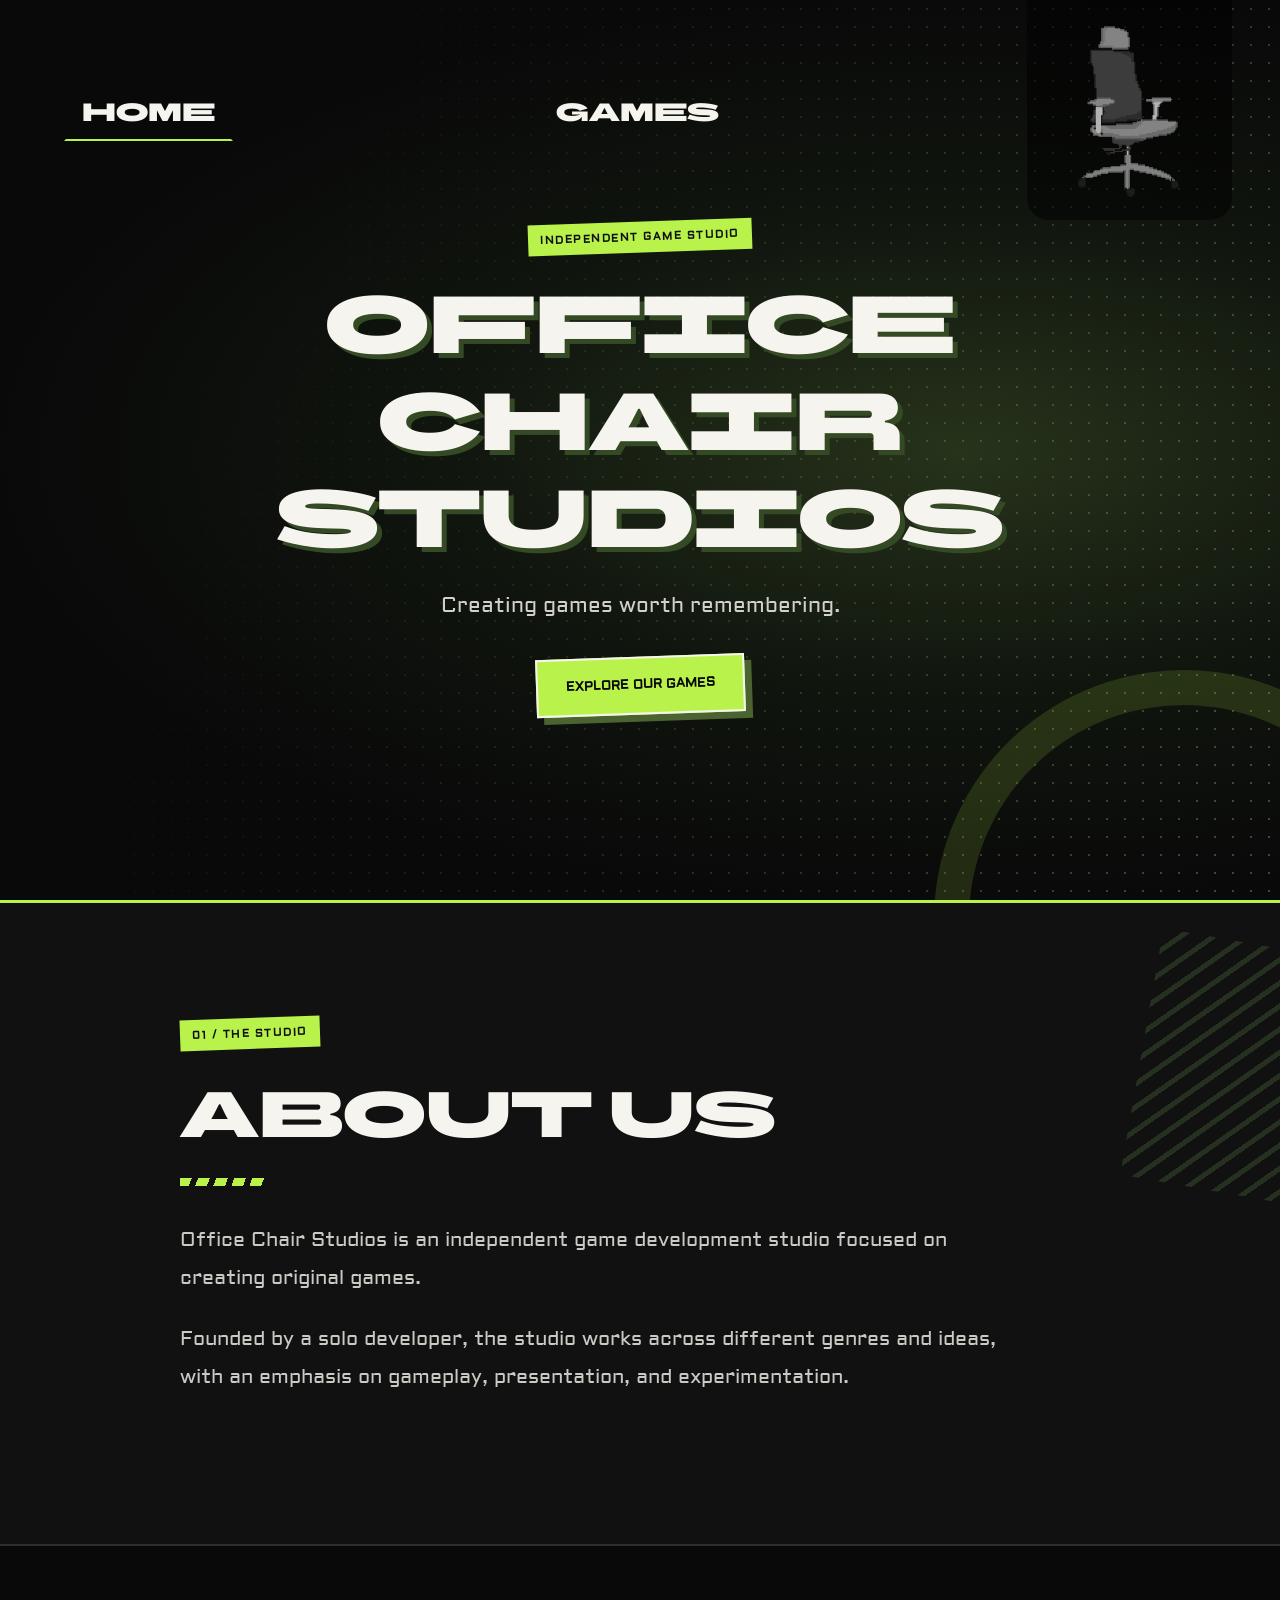
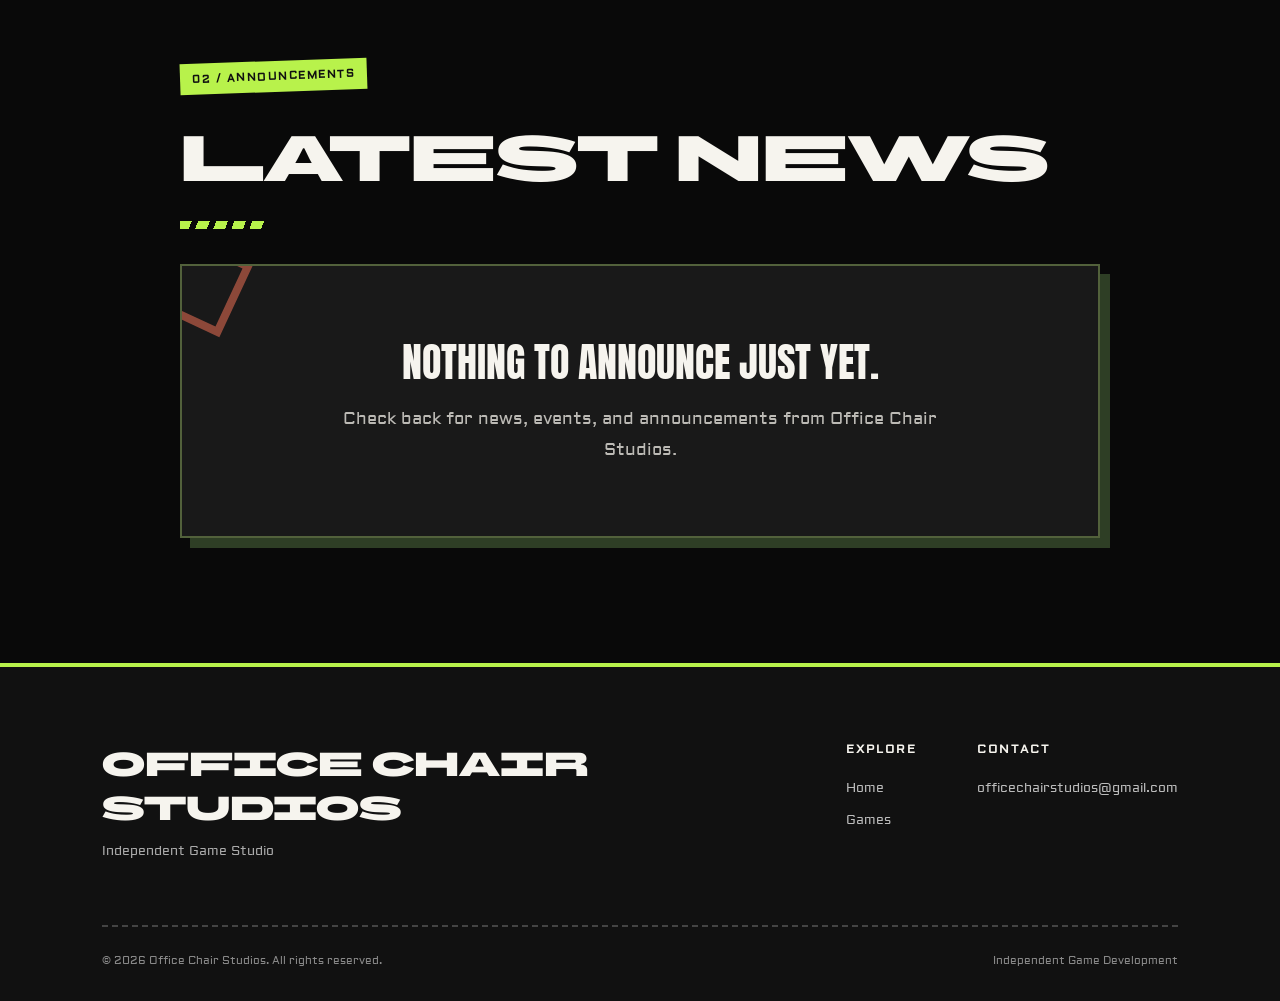
<file: index.html>
<!DOCTYPE html>
<html lang="en">

<head>
    <!-- =========================================
         PAGE SETUP
         ========================================= -->

    <meta charset="UTF-8">
    <meta name="viewport"
          content="width=device-width, initial-scale=1.0">

    <title>Office Chair Studios | Indie Game Studio</title>

    <meta name="description"
          content="Office Chair Studios is an independent game studio creating original video games.">

    <!-- Google Fonts -->
    <link rel="preconnect"
          href="https://fonts.googleapis.com">

    <link rel="preconnect"
          href="https://fonts.gstatic.com"
          crossorigin>

    <link
        href="https://fonts.googleapis.com/css2?family=Aldrich&family=Anton+SC&family=BBH+Sans+Bartle&family=Quicksand:wght@300..700&family=Work+Sans:wght@100..900&display=swap"
        rel="stylesheet"
    >

    <!-- Main Stylesheet -->
    <link rel="stylesheet" href="css/app.css">

</head>

<body>

    <!-- =========================================
         HOMEPAGE HERO
         ========================================= -->

    <main>

        <section class="banner" id="home">

            <!-- =================================
                 NAVIGATION
                 ================================= -->

            <nav class="nav" aria-label="Main navigation">

                <ul>
                    <li>
                        <a href="index.html" aria-current="page">
                            Home
                        </a>
                    </li>
                </ul>

                <ul>
                    <li>
                        <a href="games.html">
                            Games
                        </a>
                    </li>
                </ul>

                <img
                    src="assets/other/Office_Chair_Studios_Icon_v2_trp.png"
                    class="Logo"
                    width="200"
                    alt="Office Chair Studios logo"
                >

            </nav>

            <!-- END NAVIGATION -->


            <!-- =================================
                 HERO CONTENT
                 ================================= -->

            <section class="intro home-intro">

                <span class="eyebrow">
                    INDEPENDENT GAME STUDIO
                </span>

                <h1>Office Chair Studios</h1>

                <p>
                    Creating games worth remembering.
                </p>

                <a href="games.html" class="hero-button">
                    Explore Our Games
                </a>

            </section>

            <!-- HERO CONTENT -->

        </section>

        <!-- END HOMEPAGE HERO -->


        <!-- =========================================
             ABOUT US
             ========================================= -->

        <section class="about-section" id="about">

            <div class="about-container">

                <span class="about-label">
                    01 / THE STUDIO
                </span>

                <h2>About Us</h2>

                <div class="about-divider"></div>

                <p>
                    Office Chair Studios is an independent
                    game development studio focused on
                    creating original games.
                </p>

                <p>
                    Founded by a solo developer, the studio
                    works across different genres and ideas,
                    with an emphasis on gameplay,
                    presentation, and experimentation.
                </p>

            </div>

        </section>

        <!-- END ABOUT US -->


        <!-- =========================================
             LATEST NEWS
             ========================================= -->

        <section
            class="news-section"
            id="news"
            aria-labelledby="news-title"
        >

            <div class="news-container">

                <span class="news-label">
                    02 / ANNOUNCEMENTS
                </span>

                <h2 id="news-title">
                    Latest News
                </h2>

                <div class="news-divider"></div>

                <!-- NEWS EMPTY STATE -->
                <!-- Replace this when news is available -->

                <div class="news-empty">

                    <h3>
                        Nothing to announce just yet.
                    </h3>

                    <p>
                        Check back for news, events,
                        and announcements from
                        Office Chair Studios.
                    </p>

                </div>

                <!-- END NEWS EMPTY STATE -->

            </div>

        </section>

        <!-- END LATEST NEWS -->



    <!-- =========================================
        FOOTER
        ========================================= -->

        <footer class="site-footer">

            <div class="footer-container">

                <div class="footer-main">

                    <div class="footer-brand">
                        <h2>Office Chair Studios</h2>
                        <p>Independent Game Studio</p>
                    </div>

                    <div class="footer-links">

                        <div class="footer-column">
                            <h3>Explore</h3>
                            <a href="index.html">Home</a>
                            <a href="games.html">Games</a>
                        </div>

                        <div class="footer-column">
                            <h3>Contact</h3>
                            <a href="mailto:officechairstudios@gmail.com">
                                officechairstudios@gmail.com
                            </a>
                        </div>

                    </div>

                </div>

                <div class="footer-bottom">
                    <p>
                        &copy; 2026 Office Chair Studios.
                        All rights reserved.
                    </p>

                    <p>Independent Game Development</p>
                </div>

            </div>

        </footer>
    <!-- END FOOTER -->

    </main>

</body>
</html>
</file>
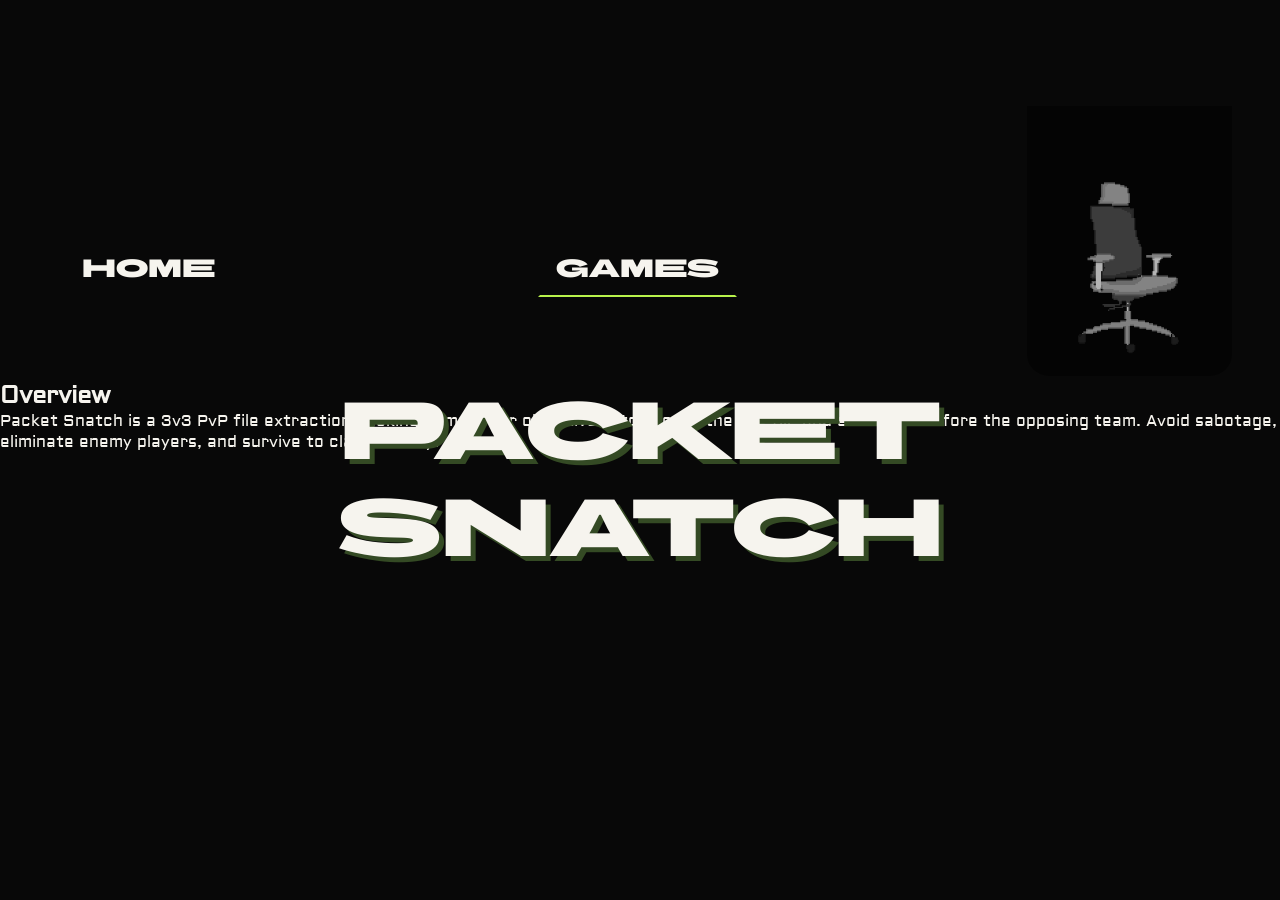
<file: gamedev.html>
<!DOCTYPE html>
<html lang="en">
<head>
    <meta charset="UTF-8">
    <meta name="viewport" content="width=device-width, initial-scale=1.0">

    <title>Games | Office Chair Studios</title>
    <meta name="description" content="Explore games developed by Office Chair Studios, including Packet Snatch, a competitive 3v3 file extraction game.">

    <!-- Google Fonts -->
    <link rel="preconnect" href="https://fonts.googleapis.com">
    <link rel="preconnect" href="https://fonts.gstatic.com" crossorigin>
    <link href="https://fonts.googleapis.com/css2?family=Aldrich&family=Anton+SC&family=BBH+Sans+Bartle&family=Quicksand:wght@300..700&family=Work+Sans:wght@100..900&display=swap" rel="stylesheet">

    <!-- Stylesheet -->
    <link rel="stylesheet" href="css/app.css">
</head>

<body>
    <main>

        <!-- Game Banner -->
        <section class="bgf">

            <!-- Background Video -->
            <video
                class="bgv"
                autoplay
                loop
                muted
                playsinline
                preload="metadata"
                aria-hidden="true"
            >
                <source
                    src="assets/videos/gameplay.mp4"
                    type="video/mp4"
                >
            </video>

            <!-- Navigation -->
            <nav class="nav" aria-label="Main navigation">
                <ul>
                    <li>
                        <a href="index.html">Home</a>
                    </li>
                </ul>

                <ul>
                    <li>
                        <a href="gamedev.html" aria-current="page">Games</a>
                    </li>
                </ul>

                <img
                    src="assets/other/Office_Chair_Studios_Icon_v2_trp.png"
                    class="Logo"
                    width="200"
                    alt="Office Chair Studios logo"
                >
            </nav>

            <!-- Game Title -->
            <div class="intro">
                <h1>Packet Snatch</h1>
            </div>

        </section>

        <!-- Game Information -->
        <section class="bginfo" aria-labelledby="overview-title">
            <div class="suintro">
                <h2 id="overview-title">Overview</h2>

                <p>
                    Packet Snatch is a 3v3 PvP file extraction
                    hacking game. Your objective is to secure
                    the key file and extract it before the
                    opposing team. Avoid sabotage, eliminate
                    enemy players, and survive to claim victory.
                </p>
            </div>
        </section>

    </main>
</body>
</html>
</file>
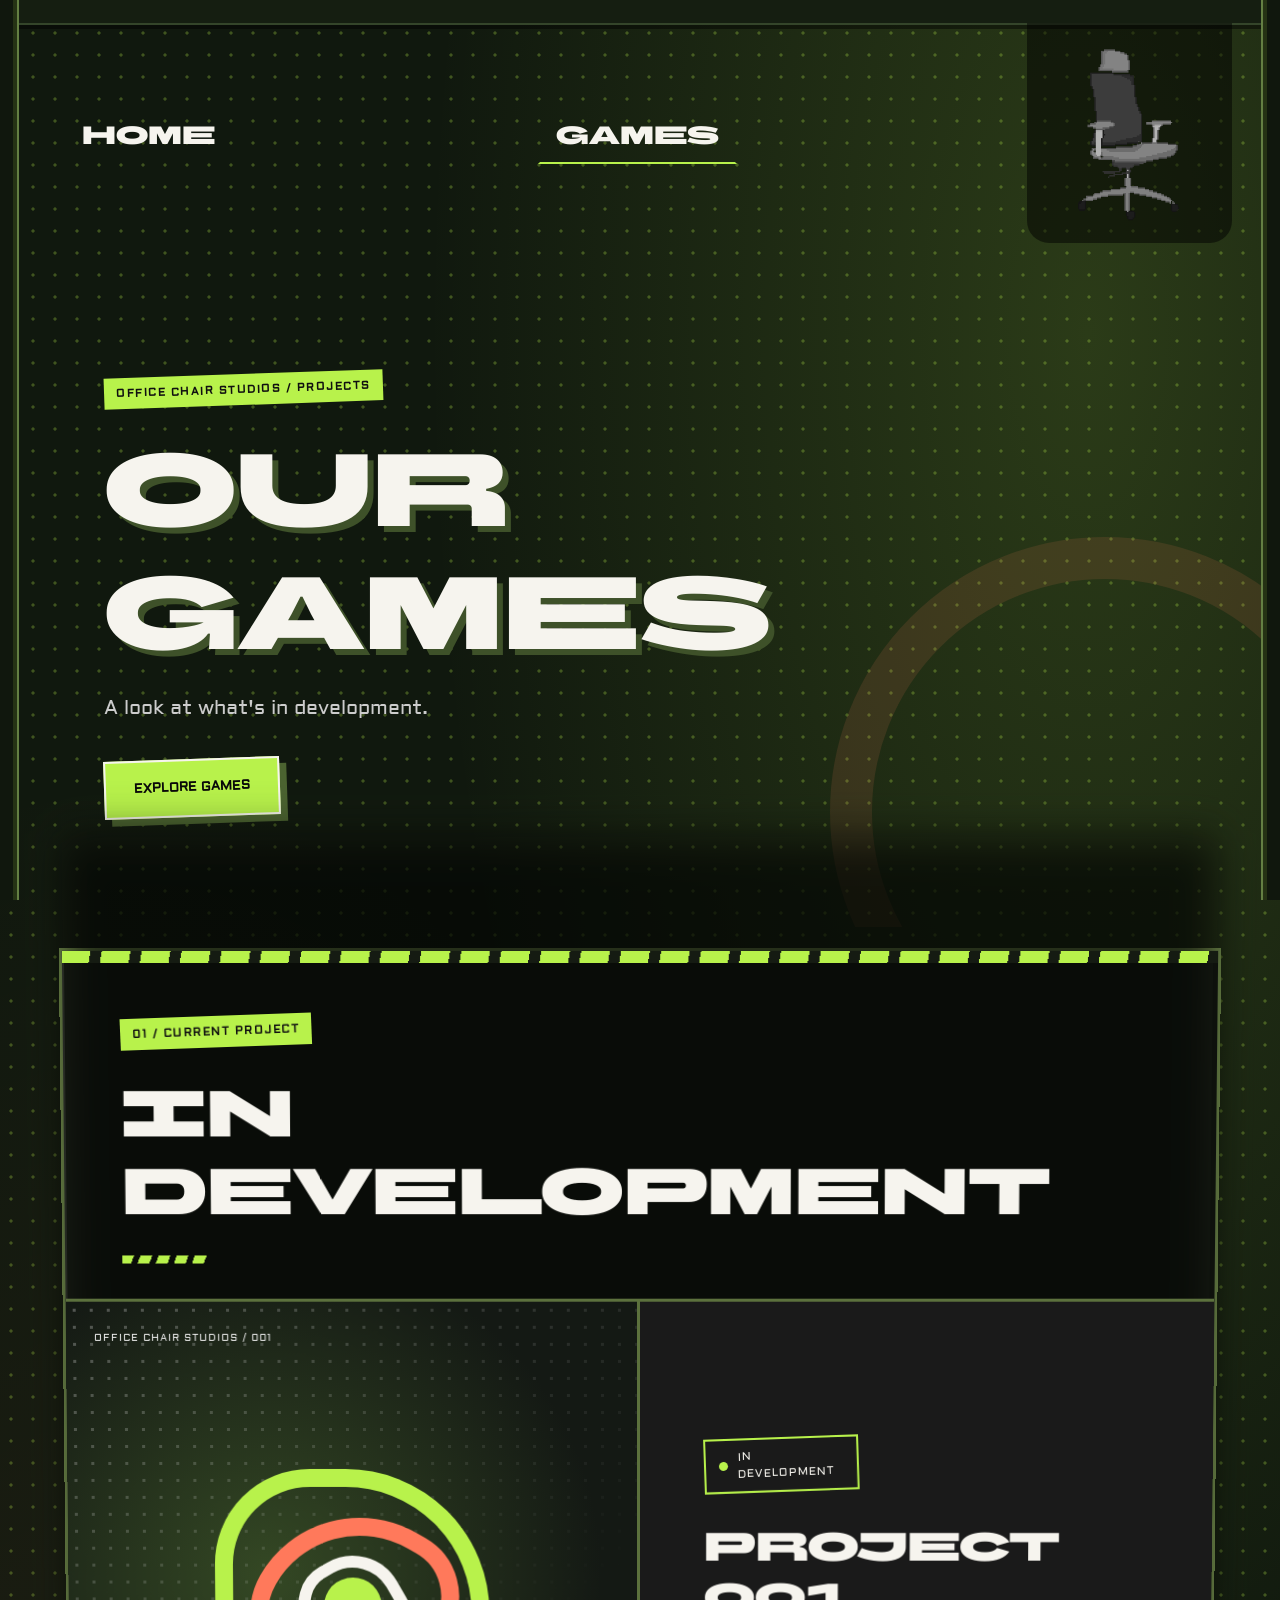
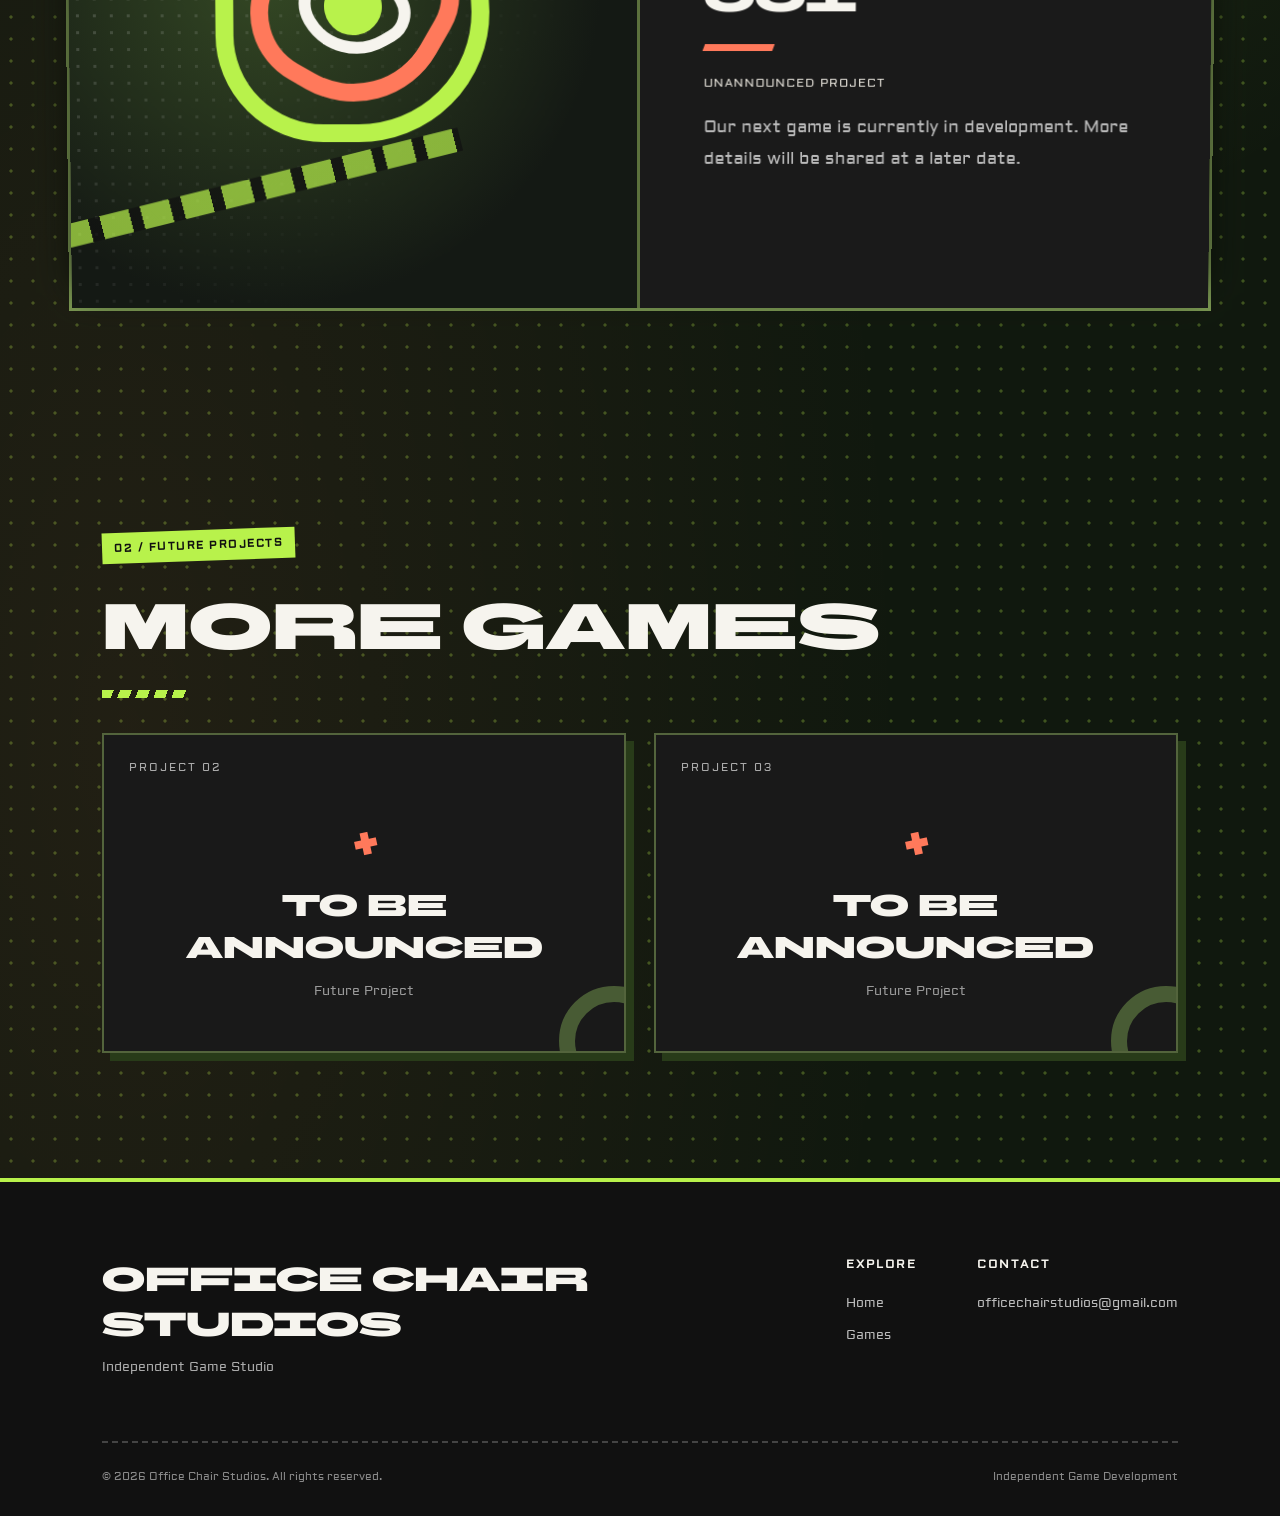
<file: games.html>
<!DOCTYPE html>
<html lang="en">

<head>
    <!-- =========================================
         PAGE SETUP
         ========================================= -->

    <meta charset="UTF-8">
    <meta name="viewport"
          content="width=device-width, initial-scale=1.0">

    <title>Games | Office Chair Studios</title>

    <meta name="description"
          content="Explore games and projects currently in development at Office Chair Studios.">

    <link rel="preconnect"
          href="https://fonts.googleapis.com">

    <link rel="preconnect"
          href="https://fonts.gstatic.com"
          crossorigin>

    <link
        href="https://fonts.googleapis.com/css2?family=Aldrich&family=Anton+SC&family=BBH+Sans+Bartle&family=Quicksand:wght@300..700&family=Work+Sans:wght@100..900&display=swap"
        rel="stylesheet"
    >

    <link rel="stylesheet" href="css/app.css">
</head>

<body>

    <main>

        <!-- =========================================
             GAMES HERO
             ========================================= -->

        <section class="games-hero">

            <!-- NAVIGATION -->

            <nav class="nav" aria-label="Main navigation">

                <ul>
                    <li>
                        <a href="index.html">Home</a>
                    </li>
                </ul>

                <ul>
                    <li>
                        <a href="games.html" aria-current="page">
                            Games
                        </a>
                    </li>
                </ul>

                <img
                    src="assets/other/Office_Chair_Studios_Icon_v2_trp.png"
                    class="Logo"
                    width="200"
                    alt="Office Chair Studios logo"
                >

            </nav>

            <!-- END NAVIGATION -->

            <div class="games-hero-content">

                <span class="games-eyebrow">
                    OFFICE CHAIR STUDIOS / PROJECTS
                </span>

                <h1>Our Games</h1>

                <p>
                    A look at what's in development.
                </p>

                <a href="#current-project"
                   class="hero-button">
                    Explore Games
                </a>

            </div>

        </section>

        <!-- END GAMES HERO -->



        <!-- =========================================
            CURRENT PROJECT
            ========================================= -->

        <section
            class="game-feature"
            id="current-project"
            aria-labelledby="current-project-title"
        >

            <div class="game-feature-heading">

                <span class="game-section-label">
                    01 / CURRENT PROJECT
                </span>

                <h2 id="current-project-title">
                    In Development
                </h2>

                <div class="game-divider"></div>

            </div>

            <div class="current-game-card">

                <!-- PROJECT ARTWORK -->

                <div class="current-game-artwork">

                    <span class="artwork-corner">
                        OFFICE CHAIR STUDIOS / 001
                    </span>

                    <div class="artwork-geometry"
                        aria-hidden="true">

                        <span class="geometry-square"></span>
                        <span class="geometry-square"></span>
                        <span class="geometry-square"></span>

                        <span class="geometry-center"></span>

                    </div>

                    <span class="artwork-caption">
                        IDENTITY UNDISCLOSED
                    </span>

                </div>

                <!-- END PROJECT ARTWORK -->


                <!-- PROJECT INFORMATION -->

                <div class="current-game-info">

                    <span class="development-status">

                        <span class="status-dot"
                            aria-hidden="true"></span>

                        IN DEVELOPMENT

                    </span>

                    <h3>Project 001</h3>

                    <div class="project-info-divider"></div>

                    <span class="project-subtitle">
                        UNANNOUNCED PROJECT
                    </span>

                    <p>
                        Our next game is currently in
                        development. More details will
                        be shared at a later date.
                    </p>

                </div>

                <!-- END PROJECT INFORMATION -->

            </div>

        </section>

        <!-- END CURRENT PROJECT -->



        <!-- =========================================
             FUTURE PROJECTS
             ========================================= -->

        <section
            class="future-games"
            aria-labelledby="future-games-title"
        >

            <div class="future-games-container">

                <span class="game-section-label">
                    02 / FUTURE PROJECTS
                </span>

                <h2 id="future-games-title">
                    More Games
                </h2>

                <div class="game-divider"></div>

                <div class="future-games-grid">

                    <!-- PROJECT PLACEHOLDER 01 -->

                    <div class="game-placeholder">

                        <span class="placeholder-number">
                            PROJECT 02
                        </span>

                        <div class="placeholder-content">

                            <span class="placeholder-plus"
                                  aria-hidden="true">
                                +
                            </span>

                            <h3>To Be Announced</h3>

                            <p>Future Project</p>

                        </div>

                    </div>

                    <!-- END PROJECT PLACEHOLDER 01 -->


                    <!-- PROJECT PLACEHOLDER 02 -->

                    <div class="game-placeholder">

                        <span class="placeholder-number">
                            PROJECT 03
                        </span>

                        <div class="placeholder-content">

                            <span class="placeholder-plus"
                                  aria-hidden="true">
                                +
                            </span>

                            <h3>To Be Announced</h3>

                            <p>Future Project</p>

                        </div>

                    </div>

                    <!-- END PROJECT PLACEHOLDER 02 -->

                </div>

            </div>

        </section>

        <!-- END FUTURE PROJECTS -->

    </main>


    <!-- =========================================
         FOOTER
         ========================================= -->

    <footer class="site-footer">

        <div class="footer-container">

            <div class="footer-main">

                <div class="footer-brand">
                    <h2>Office Chair Studios</h2>
                    <p>Independent Game Studio</p>
                </div>

                <div class="footer-links">

                    <div class="footer-column">
                        <h3>Explore</h3>
                        <a href="index.html">Home</a>
                        <a href="games.html">Games</a>
                    </div>

                    <div class="footer-column">
                        <h3>Contact</h3>
                        <a href="mailto:officechairstudios@gmail.com">
                            officechairstudios@gmail.com
                        </a>
                    </div>

                </div>

            </div>

            <div class="footer-bottom">

                <p>
                    &copy; 2026 Office Chair Studios.
                    All rights reserved.
                </p>

                <p>Independent Game Development</p>

            </div>

        </div>

    </footer>

    <!-- END FOOTER -->

    <!-- =========================================
         SCRIPTS
         ========================================= -->

        <script src="js/project-perspective.js" defer></script>

    <!-- END SCRIPTS -->

</body>
</html>
</body>
</html>
</file>
<file: css/app.css>
/* =========================================
   OFFICE CHAIR STUDIOS / DESIGN SYSTEM
   ========================================= */
:root {
    --bg: #080808;
    --panel: #141414;
    --panel-raised: #1d1d1d;
    --text: #f6f4ee;
    --muted: #aaa9a4;
    --line: #393939;
    --accent: #b8f24b;
    --accent-soft: #d8fa9a;
    --accent-dark: #283b19;
    --accent-secondary: #ff795b;
    --accent-shadow: #4b6330;
    --font-display: "BBH Sans Bartle", sans-serif;
    --font-body: "Aldrich", sans-serif;
    --font-heading: "Anton SC", sans-serif;
    --font-secondary: "Quicksand", sans-serif;
}
*, *::before, *::after { box-sizing: border-box; }
* { margin: 0; padding: 0; }
html { scroll-behavior: smooth; }
body { background: var(--bg); color: var(--text); font-family: var(--font-body); overflow-x: hidden; }
a { color: inherit; }
img { max-width: 100%; }
::selection { background: var(--accent); color: var(--bg); }
:focus-visible { outline: 2px dashed var(--accent); outline-offset: 5px; }

/* =========================================
   SHARED GRAPHIC LANGUAGE
   ========================================= */
.banner, .games-hero, .about-section, .news-section, .game-feature, .future-games { isolation: isolate; }
.eyebrow, .about-label, .news-label, .games-eyebrow, .game-section-label {
    display: inline-block;
    width: fit-content;
    padding: 8px 12px;
    background: var(--accent);
    color: #101010;
    font-family: var(--font-body);
    font-size: 11px;
    font-weight: 700;
    letter-spacing: 1.5px;
    line-height: 1.4;
    text-transform: uppercase;
    transform: rotate(-2deg);
}
.about-divider, .news-divider, .game-divider {
    width: 88px;
    height: 8px;
    background: repeating-linear-gradient(110deg, var(--accent) 0 11px, transparent 11px 17px);
    margin: 24px 0 35px;
}
.about-container h2, .news-container h2, .game-feature h2, .future-games h2 {
    font-family: var(--font-display);
    font-weight: 400;
    font-size: clamp(32px, 5vw, 66px);
    line-height: 1.2;
    text-transform: uppercase;
    overflow-wrap: anywhere;
    margin-top: 28px;
}
/* END SHARED GRAPHIC LANGUAGE */

/* =========================================
   NAVIGATION
   ========================================= */
.nav {
    position: relative;
    z-index: 20;
    display: flex;
    align-items: center;
    justify-content: space-between;
    gap: 16px;
    width: min(1200px, 90%);
    margin: 0 auto;
    padding: 25px 0;
}
.nav ul { list-style: none; }
.nav ul li { display: inline-block; }
.nav ul li a {
    display: inline-block;
    padding: 10px 16px;
    border: 2px solid transparent;
    font-family: var(--font-display);
    font-size: clamp(16px, 2vw, 25px);
    line-height: 1.3;
    text-transform: uppercase;
    text-decoration: none;
    transition: transform .18s ease, background .18s ease, color .18s ease;
}
.nav ul li a:hover, .nav ul li a:focus-visible {
    transform: rotate(-4deg) translateY(-3px);
    background: var(--accent);
    color: #080808;
}
.nav ul li a[aria-current="page"] { border-bottom-color: var(--accent); }
.nav .Logo, .nav .logo { width: clamp(105px, 15vw, 175px); height: auto; object-fit: contain; }
/* END NAVIGATION */

/* =========================================
   HOMEPAGE HERO
   ========================================= */
.banner {
    position: relative;
    min-height: 100vh;
    min-height: 100svh;
    overflow: hidden;
    background: radial-gradient(ellipse at 75% 50%, #27331b, #10150e 38%, #090909 72%);
}
.banner::before, .games-hero::before {
    content: "";
    position: absolute;
    inset: 0;
    z-index: -1;
    opacity: .27;
    background-image: radial-gradient(var(--accent-soft) 1px, transparent 1px);
    background-size: 18px 18px;
    mask-image: linear-gradient(110deg, transparent 20%, black 100%);
    pointer-events: none;
}
.banner::after {
    content: "";
    position: absolute;
    width: min(42vw, 500px);
    aspect-ratio: 1;
    right: -12%;
    bottom: -30%;
    border: 35px solid rgba(184,242,75,.14);
    border-radius: 50%;
    transform: rotate(-18deg);
    pointer-events: none;
}
.intro {
    position: absolute;
    top: 52%;
    left: 50%;
    width: min(1100px, 92%);
    padding: 20px;
    transform: translate(-50%, -50%);
    text-align: center;
}
.intro h1 {
    font-family: var(--font-display);
    font-size: clamp(34px, 6.3vw, 86px);
    font-weight: 400;
    line-height: 1.2;
    text-transform: uppercase;
    overflow-wrap: anywhere;
    margin-top: 24px;
    text-shadow: 5px 5px 0 #344a24;
}
.intro p {
    max-width: 800px;
    margin: 20px auto 0;
    font-size: clamp(15px, 1.7vw, 21px);
    line-height: 1.7;
    color: #d1d0cb;
}
.hero-button {
    position: relative;
    display: inline-block;
    margin-top: 34px;
    padding: 17px 28px;
    background: var(--accent);
    color: #080808;
    border: 2px solid var(--text);
    font-family: var(--font-body);
    font-size: 13px;
    font-weight: 700;
    line-height: 1.5;
    text-transform: uppercase;
    text-decoration: none;
    box-shadow: 7px 7px 0 var(--accent-shadow);
    transform: rotate(-2deg);
    transition: transform .2s ease, box-shadow .2s ease, background .2s ease;
}
.hero-button:hover { transform: rotate(1deg) translate(3px, 3px); box-shadow: 3px 3px 0 var(--accent-shadow); background: var(--accent-soft); }
/* END HOMEPAGE HERO */

/* =========================================
   ABOUT US
   ========================================= */
.about-section {
    position: relative;
    padding: 115px 8% 125px;
    background: #111;
    border-top: 3px solid var(--accent);
    overflow: hidden;
}
.about-section::after {
    content: "";
    position: absolute;
    width: 250px;
    height: 250px;
    right: -110px;
    top: 45px;
    background: repeating-linear-gradient(135deg, transparent 0 14px, #34452a 14px 19px);
    transform: rotate(10deg);
    opacity: .6;
    z-index: -1;
}
.about-container { max-width: 920px; margin: 0 auto; }
.about-container p {
    max-width: 830px;
    margin-bottom: 23px;
    color: #cac9c4;
    font-size: clamp(16px, 1.7vw, 20px);
    line-height: 1.9;
}
/* END ABOUT US */

/* =========================================
   LATEST NEWS
   ========================================= */
.news-section {
    padding: 115px 8% 125px;
    background: #090909;
    border-top: 2px solid #2e2e2e;
}
.news-container { max-width: 920px; margin: 0 auto; }
.news-empty {
    position: relative;
    padding: clamp(40px, 6vw, 70px) 30px;
    background: #191919;
    border: 2px solid #52613b;
    box-shadow: 10px 10px 0 #2e3e25;
    text-align: center;
    overflow: hidden;
}
.news-empty::before {
    content: "";
    position: absolute;
    top: -22px;
    left: -22px;
    width: 80px;
    height: 80px;
    border: 8px solid var(--accent-secondary);
    transform: rotate(25deg);
    opacity: .5;
}
.news-empty h3 {
    position: relative;
    font-family: var(--font-heading);
    font-size: clamp(24px, 3.5vw, 40px);
    font-weight: 400;
    line-height: 1.3;
    text-transform: uppercase;
    margin-bottom: 16px;
}
.news-empty p {
    position: relative;
    max-width: 650px;
    margin: auto;
    color: #bcbab5;
    font-size: clamp(14px, 1.5vw, 17px);
    line-height: 1.8;
}
/* END LATEST NEWS */

/* =========================================
   GAMES PAGE / CONTINUOUS GRAPHIC CANVAS
   ========================================= */
/* One background behind the hero, featured window, and future projects.
   The dot grid no longer restarts at each section boundary. */
main:has(> .games-hero) {
    position: relative;
    isolation: isolate;
    background-color: #10180e;
    background-image:
        radial-gradient(ellipse at 85% 12%, rgba(184,242,75,.16), transparent 43%),
        radial-gradient(ellipse at 10% 84%, rgba(255,121,91,.075), transparent 48%),
        radial-gradient(circle, rgba(184,242,75,.28) 1.4px, transparent 1.8px);
    background-size: 100% 100%, 100% 100%, 22px 22px;
    background-position: center, center, 0 0;
}
/* Keep the existing homepage dots, but avoid doubling them on Games. */
.games-hero::before { display: none; }
/* END GAMES PAGE / CONTINUOUS GRAPHIC CANVAS */

/* =========================================
   GAMES HERO
   ========================================= */
.games-hero {
    position: relative;
    min-height: 75vh;
    min-height: 75svh;
    background: transparent;
    overflow: hidden;
}
.games-hero::after {
    content: "";
    position: absolute;
    right: -100px;
    bottom: -160px;
    width: min(50vw, 550px);
    aspect-ratio: 1;
    border: 42px solid rgba(255,121,91,.12);
    border-radius: 50%;
    pointer-events: none;
}
.games-hero-content {
    position: relative;
    z-index: 1;
    max-width: 1200px;
    margin: 0 auto;
    padding: clamp(95px, 14vh, 170px) 5% 110px;
}
.games-hero-content h1 {
    font-family: var(--font-display);
    font-size: clamp(48px, 8vw, 108px);
    font-weight: 400;
    line-height: 1.2;
    text-transform: uppercase;
    margin: 25px 0 15px;
    text-shadow: 6px 6px 0 #3e5129;
}
.games-hero-content p { color: #ccc; font-size: clamp(15px, 1.8vw, 20px); line-height: 1.7; }
/* END GAMES HERO */

/* =========================================
   FLOATING PROJECT WINDOW
   ========================================= */
.game-feature {
    position: relative;
    isolation: isolate;
    z-index: 2;

    width: min(1400px, 90%);
    margin: 25px auto 110px;
    padding: clamp(30px, 5vw, 68px) 0 0;

    background: #171c15;
    border: 3px solid #7e9b54;

    box-shadow:
        inset 2px 2px 0 rgba(246, 244, 238, .14),
        inset -5px -5px 0 rgba(0, 0, 0, .25);

    /* 3D perspective */
    transform: perspective(1400px)
               rotateX(var(--tilt-x, 0deg));

    transform-origin: center center;

    /* Scroll-controlled perspective */
    --tilt-x: 0deg;

    /* Scroll-controlled shadow */
    --cast-x: 0px;
    --cast-y: 38px;
    --cast-skew: 0deg;
    --cast-scale: 1.06;
    --cast-blur: 20px;
    --cast-opacity: .72;
}

/* END FLOATING PROJECT WINDOW */


/* A decorative strip along the top edge of the stationary screen. */
.game-feature::before {
    content: "";
    position: absolute;
    z-index: 1;
    top: 0;
    left: 0;
    right: 0;
    height: 12px;
    background: repeating-linear-gradient(
        100deg,
        var(--accent) 0 28px,
        #151b12 28px 39px
    );
    pointer-events: none;
}

/* A silhouette projected onto the patterned surface beneath the screen. */
.game-feature::after {
    content: "";
    position: absolute;
    z-index: -1;
    inset: 0;
    background: #020502;
    border: 2px solid rgba(184,242,75,.20);
    opacity: var(--cast-opacity);
    filter: blur(var(--cast-blur));
    transform-origin: center center;
    transform:
        translate(var(--cast-x), var(--cast-y))
        skewX(var(--cast-skew))
        scaleY(var(--cast-scale));
    pointer-events: none;
    will-change: transform;
}

/* No movement is applied to the screen's contents. */
.game-feature > * {
    transform: none;
}

.game-feature-heading { max-width: 1400px; margin: 0 auto 34px; padding: 0 5%; }
.current-game-card {
    display: grid;
    grid-template-columns: minmax(0, 1fr) minmax(0, 1fr);
    width: 100%;
    min-height: 610px;
    border-top: 3px solid #5c713d;
    background: #1a1a1a;
}
.current-game-artwork {
    position: relative;
    min-width: 0;
    min-height: 610px;
    display: grid;
    place-items: center;
    overflow: hidden;
    border-right: 3px solid #5c713d;
    background: radial-gradient(circle at 35% 45%, #344824, #141914 67%);
}
.current-game-artwork::before {
    content: "";
    position: absolute;
    inset: 0;
    opacity: .3;
    background-image: radial-gradient(#e2e2e2 1.5px, transparent 1.5px);
    background-size: 17px 17px;
    mask-image: linear-gradient(135deg, black, transparent 70%);
}
.current-game-artwork::after {
    content: "";
    position: absolute;
    width: 80%;
    height: 24px;
    left: -10%;
    bottom: 17%;
    background: repeating-linear-gradient(90deg, var(--accent) 0 30px, #101010 30px 42px);
    transform: rotate(-14deg);
    opacity: .7;
}
.artwork-corner, .artwork-caption {
    position: absolute;
    z-index: 2;
    font-family: var(--font-body);
    font-size: 10px;
    letter-spacing: 1px;
    line-height: 1.5;
    color: #eee;
}
.artwork-corner { top: 28px; left: 28px; }
.artwork-caption {
    bottom: 28px;
    left: 28px;
    padding: 8px 12px;
    background: #eee;
    color: #111;
    transform: rotate(-3deg);
    display: none; /* Retires the old “Identity Undisclosed” caption without HTML changes. */
}
.artwork-geometry {
    position: relative;
    width: clamp(160px, 25vw, 340px);
    aspect-ratio: 1;
    transform: rotate(-12deg);
    transition: transform .3s ease;
}
.current-game-artwork:hover .artwork-geometry { transform: rotate(-5deg) scale(1.06); }
.geometry-square { position: absolute; display: block; border: 18px solid var(--accent); border-radius: 40% 60% 55% 45%; }
.geometry-square:nth-child(1) { inset: 7%; transform: rotate(12deg); }
.geometry-square:nth-child(2) { inset: 20%; border-color: var(--accent-secondary); border-radius: 60% 35% 50% 40%; transform: rotate(42deg); }
.geometry-square:nth-child(3) { inset: 34%; border-width: 12px; border-color: var(--text); border-radius: 45% 55% 35% 65%; transform: rotate(-18deg); }
.geometry-center { position: absolute; width: 18%; aspect-ratio: 1; background: var(--accent); border-radius: 50%; left: 41%; top: 41%; }
.current-game-info {
    min-width: 0;
    display: flex;
    flex-direction: column;
    justify-content: center;
    align-items: flex-start;
    padding: clamp(32px, 5vw, 90px);
}
.development-status {
    display: inline-flex;
    align-items: center;
    gap: 10px;
    padding: 9px 13px;
    border: 2px solid var(--accent);
    font-size: 11px;
    letter-spacing: 1px;
    line-height: 1.5;
    transform: rotate(-2deg);
}
.status-dot { flex: 0 0 9px; height: 9px; background: var(--accent); border-radius: 50%; }
.current-game-info h3 {
    max-width: 100%;
    margin: 30px 0 20px;
    font-family: var(--font-display);
    font-size: clamp(26px, 3.1vw, 48px);
    font-weight: 400;
    line-height: 1.3;
    text-transform: uppercase;
    overflow-wrap: anywhere;
}
.project-info-divider { width: 70px; height: 7px; margin-bottom: 25px; background: var(--accent-secondary); transform: skewX(-20deg); }
.project-subtitle { font-size: 12px; letter-spacing: 1px; color: #e5e2da; margin-bottom: 20px; }
.current-game-info p { max-width: 430px; color: #bbb; font-size: clamp(14px, 1.4vw, 17px); line-height: 1.9; }
/* END CURRENT PROJECT */

/* =========================================
   FUTURE PROJECTS
   ========================================= */
.future-games { position: relative; padding: 105px 8% 125px; background: transparent; border-top: 0; }
.future-games-container { max-width: 1200px; margin: 0 auto; }
.future-games-grid { display: grid; grid-template-columns: repeat(2, minmax(0, 1fr)); gap: 28px; }
.game-placeholder {
    position: relative;
    min-width: 0;
    min-height: 320px;
    display: flex;
    flex-direction: column;
    padding: 25px;
    background: #191919;
    border: 2px solid #53643c;
    box-shadow: 8px 8px 0 #283b19;
    overflow: hidden;
    transition: transform .2s ease, box-shadow .2s ease;
}
.game-placeholder:hover { transform: translate(-3px, -3px) rotate(-1deg); box-shadow: 11px 11px 0 #536d34; }
.game-placeholder::after {
    content: "";
    position: absolute;
    width: 110px;
    height: 110px;
    right: -45px;
    bottom: -45px;
    border: 16px solid #485b34;
    border-radius: 50%;
}
.placeholder-number { font-size: 11px; letter-spacing: 2px; color: #aaa; }
.placeholder-content { flex: 1; display: flex; flex-direction: column; align-items: center; justify-content: center; text-align: center; gap: 14px; }
.placeholder-plus { font-family: var(--font-heading); font-size: 70px; line-height: 1; color: var(--accent-secondary); transform: rotate(-12deg); }
.placeholder-content h3 { max-width: 100%; font-family: var(--font-display); font-size: clamp(19px, 2.4vw, 30px); font-weight: 400; line-height: 1.4; text-transform: uppercase; overflow-wrap: anywhere; }
.placeholder-content p { font-size: 13px; color: #999; }
/* END FUTURE PROJECTS */

/* =========================================
   FOOTER
   ========================================= */
.site-footer { padding: 75px 8% 30px; background: #111; border-top: 4px solid var(--accent); }
.footer-container { max-width: 1200px; margin: 0 auto; }
.footer-main { display: flex; justify-content: space-between; gap: 50px; padding-bottom: 65px; }
.footer-brand h2 { max-width: 520px; font-family: var(--font-display); font-size: clamp(22px, 2.6vw, 34px); font-weight: 400; line-height: 1.35; text-transform: uppercase; }
.footer-brand p { margin-top: 12px; font-size: 13px; color: #aaa; }
.footer-links { display: flex; flex-wrap: wrap; gap: 60px; }
.footer-column { display: flex; flex-direction: column; align-items: flex-start; gap: 13px; }
.footer-column h3 { margin-bottom: 8px; font-size: 12px; letter-spacing: 2px; text-transform: uppercase; }
.footer-column a { max-width: 100%; color: #bbb; font-size: 13px; line-height: 1.5; overflow-wrap: anywhere; text-decoration: none; transition: color .2s ease, transform .2s ease; }
.footer-column a:hover { color: var(--accent); transform: translateX(4px); }
.footer-bottom { display: flex; justify-content: space-between; flex-wrap: wrap; gap: 15px; padding-top: 25px; border-top: 2px dashed #444; }
.footer-bottom p { color: #888; font-size: 11px; line-height: 1.7; }
/* END FOOTER */

/* =========================================
   MOBILE RESPONSIVENESS
   ========================================= */
@media (max-width: 768px) {
    .nav { width: 94%; padding: 16px 0; gap: 4px; }
    .nav ul li a { padding: 8px 5px; font-size: clamp(12px, 3vw, 19px); }
    .nav .Logo, .nav .logo { width: clamp(70px, 20vw, 115px); }
    .intro { top: 54%; width: 96%; }
    .intro h1 { font-size: clamp(29px, 7.2vw, 52px); text-shadow: 3px 3px 0 #344a24; }
    .intro p { font-size: 15px; }
    .eyebrow, .about-label, .news-label, .games-eyebrow, .game-section-label { font-size: 9px; letter-spacing: 1px; }
    .hero-button { padding: 13px 20px; font-size: 12px; }
    .about-section, .news-section { padding: 80px 6% 95px; }
    .news-empty { box-shadow: 6px 6px 0 #2e3e25; }
    .games-hero { min-height: 65vh; min-height: 65svh; }
    .games-hero-content { padding: 90px 6% 100px; }
    .games-hero-content h1 { font-size: clamp(40px, 9vw, 70px); }
    .game-feature {
        width: 92%;
        margin: 15px auto 75px;
        padding: 40px 0 0;
        --cast-x: 8px;
        --cast-y: 18px;
        --cast-blur: 10px;
        --cast-opacity: .65;
    }
    .game-feature > * { transform: none; }
    .game-feature-heading { padding: 0 6%; margin-bottom: 28px; }
    .current-game-card { grid-template-columns: 1fr; }
    .current-game-artwork { min-height: 350px; border-right: 0; border-bottom: 3px solid #5c713d; }
    .artwork-geometry { width: 220px; }
    .current-game-info { padding: 55px 6%; }
    .current-game-info h3 { font-size: clamp(28px, 8vw, 44px); }
    .future-games { padding: 80px 6% 95px; }
    .future-games-grid { grid-template-columns: 1fr; gap: 25px; }
    .game-placeholder { min-height: 260px; }
    .site-footer { padding: 55px 6% 25px; }
    .footer-main { flex-direction: column; gap: 35px; padding-bottom: 45px; }
    .footer-links { gap: 45px; }
}
@media (max-width: 390px) {
    .nav .Logo, .nav .logo { width: 65px; }
    .nav ul li a { font-size: 12px; }
    .artwork-corner { font-size: 9px; left: 16px; }
    .artwork-caption { left: 16px; }
}
/* END MOBILE RESPONSIVENESS */

/* =========================================
   ACCESSIBILITY
   ========================================= */
@media (prefers-reduced-motion: reduce) {
    html { scroll-behavior: auto; }
    *, *::before, *::after { animation-duration: .01ms !important; transition-duration: .01ms !important; }
}
/* END ACCESSIBILITY */

/* =========================================
   FLOATING SCREEN / ACCESSIBILITY
   ========================================= */
@media (prefers-reduced-motion: reduce) {
    .game-feature::after {
        transform: translate(9px, 18px);
        filter: blur(12px);
        will-change: auto;
    }
}
/* END FLOATING SCREEN / ACCESSIBILITY */

/* =========================================
   GAMES PAGE / SIDE FRAME
   ========================================= */

body:has(.games-hero) {
    --page-frame-width: clamp(8px, 1.5vw, 22px);
}

/* Continuous left and right borders */
body:has(.games-hero)::before,
body:has(.games-hero)::after {
    content: "";
    position: fixed;

    top: 0;
    bottom: 0;

    width: var(--page-frame-width);
    height: 100vh;

    background: #10170d;

    border-color: #647f43;
    border-style: solid;

    z-index: 100;
    pointer-events: none;
}

/* Left frame */
body:has(.games-hero)::before {
    left: 0;
    border-width: 0 2px 0 0;
    box-shadow: inset -4px 0 0 rgba(184, 242, 75, .12);
}

/* Right frame */
body:has(.games-hero)::after {
    right: 0;
    border-width: 0 0 0 2px;
    box-shadow: inset 4px 0 0 rgba(184, 242, 75, .12);
}

/* Mobile */
@media (max-width: 768px) {
    body:has(.games-hero) {
        --page-frame-width: 6px;
    }
}

/* END GAMES PAGE / SIDE FRAME */

/* =========================================
   GAMES PAGE / TOP FRAME
   ========================================= */

/* Recessed top frame behind the side rails */
body:has(.games-hero) .games-hero {
    border-top: clamp(10px, 1.8vw, 26px) solid #151E11;

    box-shadow:
        inset 0 2px 0 #34452a,
        inset 0 6px 0 rgba(0, 0, 0, .45);
}

/* Mobile */
@media (max-width: 768px) {
    body:has(.games-hero) .games-hero {
        border-top-width: 8px;
    }
}

/* END GAMES PAGE / TOP FRAME */

/* =========================================
   GAMES PAGE / MOBILE PROJECT SHADOW
   ========================================= */

@media (max-width: 768px) {
    .game-feature {
        --cast-x: 0px !important;
        --cast-y: 8px !important;
        --cast-scale: 1 !important;
        --cast-skew: 0deg !important;
        --cast-blur: 10px !important;
        --cast-opacity: 0.4 !important;
        --tilt-x: 0deg !important;
    }
}

/* END GAMES PAGE / MOBILE PROJECT SHADOW */


/* =========================================
   NAVIGATION / LOGO BOOKMARK
   ========================================= */

.nav .Logo,
.nav .logo {
    position: relative;
    z-index: 1;
}

.nav::after {
    content: "";
    position: absolute;

    top: -50px;
    right: -16px;

    width: clamp(125px, 18vw, 205px);
    height: calc(100% + 45px);

    background: rgba(0, 0, 0, 0.5);

    border-radius: 0 0 22px 22px;

    pointer-events: none;
    z-index: 0;
}

/* Mobile */
@media (max-width: 768px) {
    .nav::after {
        right: -10px;
        width: 125px;
        border-radius: 0 0 16px 16px;
    }
}

/* END NAVIGATION / LOGO BOOKMARK */
</file>
